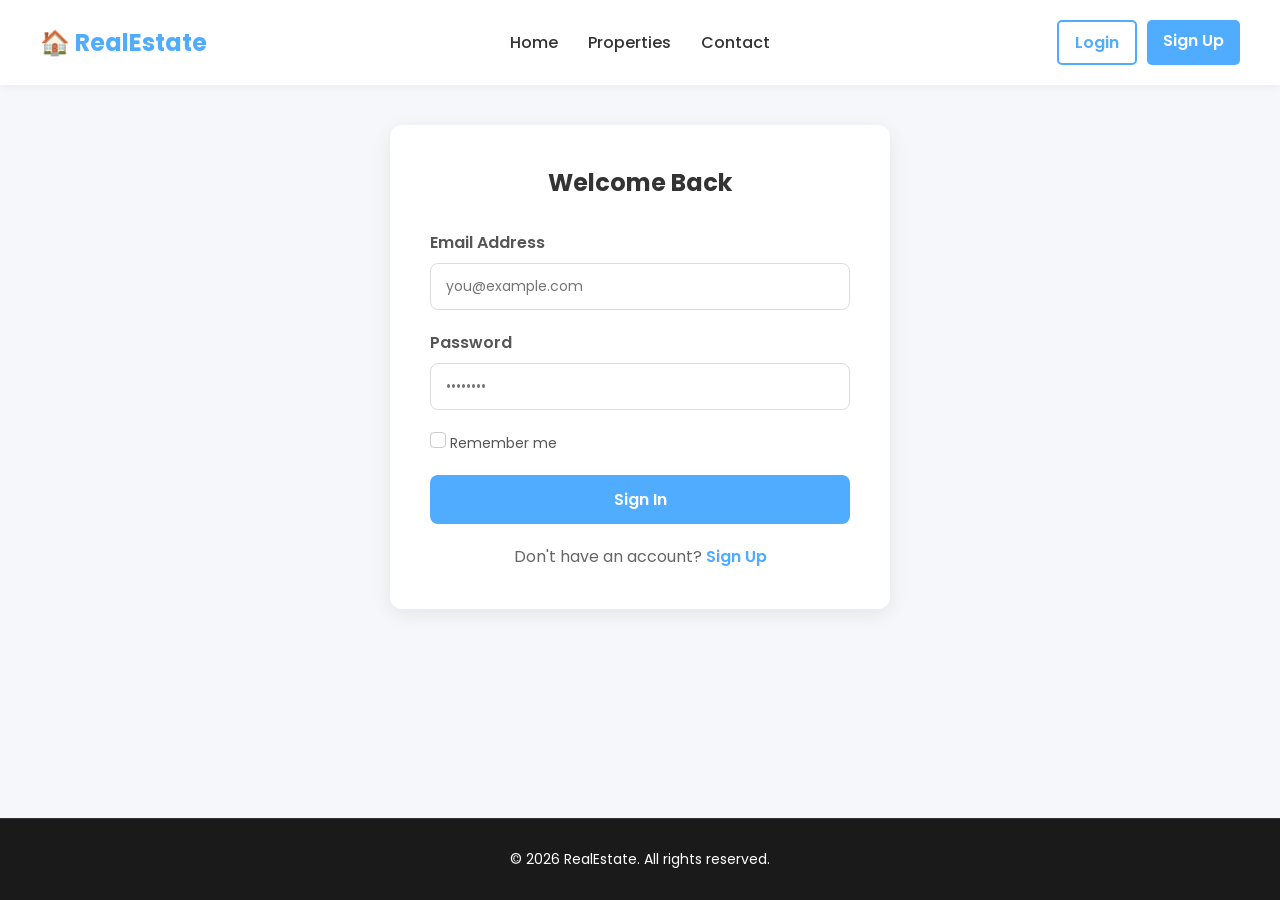
<file: RealEstate.Web/pages/add-property.html>
<!DOCTYPE html>
<html lang="en">
<head>
    <meta charset="UTF-8" />
    <meta name="viewport" content="width=device-width, initial-scale=1.0" />
    <title>Add Property - Real Estate</title>

    <link href="https://fonts.googleapis.com/css2?family=Poppins:wght@300;400;600;700&display=swap" rel="stylesheet">
    <link rel="stylesheet" href="../assets/css/style.css">
</head>

<body>
    <!-- NAVBAR -->
    <header class="navbar">
        <a href="../index.html" class="logo">🏠 RealEstate</a>

        <nav>
            <a href="../index.html">Home</a>
            <a href="properties.html">Properties</a>
            <a href="contact.html">Contact</a>
        </nav>

        <div id="navAuth"></div>
    </header>

    <!-- MAIN CONTENT -->
    <main class="page-content">
        <section class="featured">

            <div class="admin-page-top">
                <div>
                    <h2>Add New Property</h2>
                    <p style="margin-bottom: 0; color: #666;">
                        Fill in the details below to create a new property listing.
                    </p>
                </div>

                <a href="admin.html" class="admin-secondary-btn">
                    ← Back to Dashboard
                </a>
            </div>

            <div class="form-container" style="max-width: 600px;">
                <div id="alertMessage" class="alert"></div>

                <div class="form-group">
                    <label for="title">Property Title *</label>
                    <input id="title" type="text" placeholder="Beautiful Modern Villa">
                    <div class="error"></div>
                </div>

                <div class="form-group">
                    <label for="type">Property Type *</label>
                    <select id="type">
                        <option value="">Select Type</option>
                        <option value="villa">Villa</option>
                        <option value="apartment">Apartment</option>
                        <option value="house">House</option>
                    </select>
                    <div class="error"></div>
                </div>

                <div class="form-group">
                    <label for="location">Location *</label>
                    <input id="location" type="text" placeholder="City, District, Address">
                    <div class="error"></div>
                </div>

                <div class="form-group">
                    <label for="price">Price ($) *</label>
                    <input id="price" type="number" placeholder="500000" min="0" step="1000">
                    <div class="error"></div>
                </div>

                <div class="form-group">
                    <label for="bedrooms">Bedrooms *</label>
                    <select id="bedrooms">
                        <option value="">Select</option>
                        <option value="1">1</option>
                        <option value="2">2</option>
                        <option value="3">3</option>
                        <option value="4">4</option>
                        <option value="5">5+</option>
                    </select>
                    <div class="error"></div>
                </div>

                <div class="form-group">
                    <label for="bathrooms">Bathrooms *</label>
                    <select id="bathrooms">
                        <option value="">Select</option>
                        <option value="1">1</option>
                        <option value="2">2</option>
                        <option value="3">3</option>
                        <option value="4">4+</option>
                    </select>
                    <div class="error"></div>
                </div>

                <div class="form-group">
                    <label for="area">Area (sqft) *</label>
                    <input id="area" type="number" placeholder="5000" min="0" step="100">
                    <div class="error"></div>
                </div>

                <div class="form-group">
                    <label for="imageUrl">Image URL *</label>
                    <input id="imageUrl" type="url" placeholder="https://example.com/image.jpg">
                    <div class="error"></div>
                </div>


                <div class="form-group">
                    <label for="additionalImages">Additional Images</label>
                    <textarea id="additionalImages"
                              placeholder="Paste extra image URLs here, one per line"></textarea>
                    <small style="color:#666;">
                        Optional: add multiple image URLs, one per line.
                    </small>
                    <div class="error"></div>
                </div>



                <div class="form-group">
                    <label for="description">Description *</label>
                    <textarea id="description" placeholder="Describe the property, amenities, features..."></textarea>
                    <div class="error"></div>
                </div>

                <div class="form-group">
                    <button type="button" onclick="handleAddProperty()">List Property</button>
                </div>

                <div class="form-link">
                    <a href="manage-properties.html">← Back to Manage Properties</a>
                </div>
            </div>

        </section>
    </main>

    <!-- FOOTER -->
    <footer class="footer">
        <p>© 2026 RealEstate. All rights reserved.</p>
    </footer>

    <!-- SCRIPTS -->
    <script src="../assets/js/api.js"></script>
    <script src="../assets/js/navbar.js"></script>
    <script src="../assets/js/add-property.js"></script>
</body>
</html>
</file>
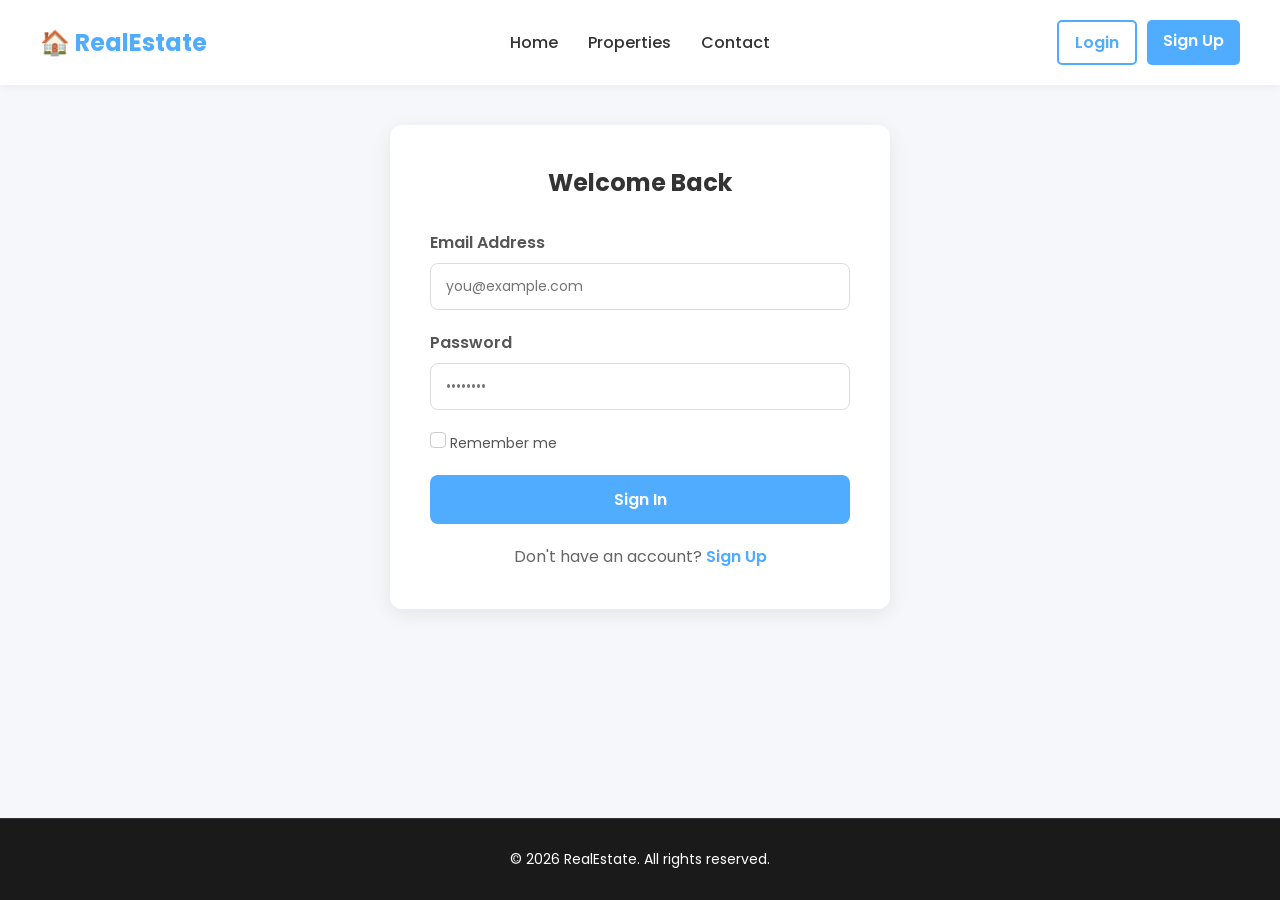
<file: RealEstate.Web/pages/admin-inquiries.html>
<!DOCTYPE html>
<html lang="en">
<head>
    <meta charset="UTF-8" />
    <meta name="viewport" content="width=device-width, initial-scale=1.0" />
    <title>Admin Inquiries - Real Estate</title>

    <link href="https://fonts.googleapis.com/css2?family=Poppins:wght@300;400;600;700&display=swap" rel="stylesheet">
    <link rel="stylesheet" href="../assets/css/style.css">
</head>

<body>
    <!-- NAVBAR -->
    <header class="navbar">
        <a href="../index.html" class="logo">🏠 RealEstate</a>

        <nav>
            <a href="../index.html">Home</a>
            <a href="properties.html">Properties</a>
            <a href="contact.html">Contact</a>
        </nav>

        <div id="navAuth"></div>
    </header>

    <!-- MAIN CONTENT -->
    <main class="page-content">
        <section class="admin-dashboard">

            <div class="admin-header">
                <div>
                    <h1>Customer Inquiries</h1>
                    <p>View messages submitted by users from property/contact forms.</p>
                </div>

                <a href="admin.html" class="admin-primary-btn">
                    ← Back to Dashboard
                </a>
            </div>

            <div id="inquiriesAlert" class="alert"></div>

            <div class="manage-table-wrapper">
                <table class="manage-table">
                    <thead>
                        <tr>
                            <th>ID</th>
                            <th>Customer</th>
                            <th>Email</th>
                            <th>Property ID</th>
                            <th>Status</th>
                            <th>Message</th>
                            <th>Date</th>
                            <th>Actions</th>
                        </tr>
                    </thead>

                    <tbody id="inquiriesTableBody">
                        <tr>
                            <td colspan="8" style="text-align:center; padding: 30px;">
                                Loading inquiries...
                            </td>
                        </tr>
                    </tbody>
                </table>
            </div>

        </section>
    </main>

    <!-- FOOTER -->
    <footer class="footer">
        <p>© 2026 RealEstate. All rights reserved.</p>
    </footer>



    <!-- INQUIRY DETAILS POPUP -->
    <div class="popup-overlay" id="inquiryDetailsPopup">
        <div class="popup-box inquiry-popup-box">
            <div class="popup-icon">📩</div>

            <h3>Inquiry Details</h3>

            <div id="inquiryDetailsContent" class="inquiry-details-content"></div>

            <button type="button" class="popup-close" onclick="closeInquiryPopup()">
                Close
            </button>
        </div>
    </div>




    <!-- SCRIPTS -->
    <script src="../assets/js/api.js"></script>
    <script src="../assets/js/navbar.js"></script>
    <script src="../assets/js/admin-inquiries.js"></script>
</body>
</html>
</file>
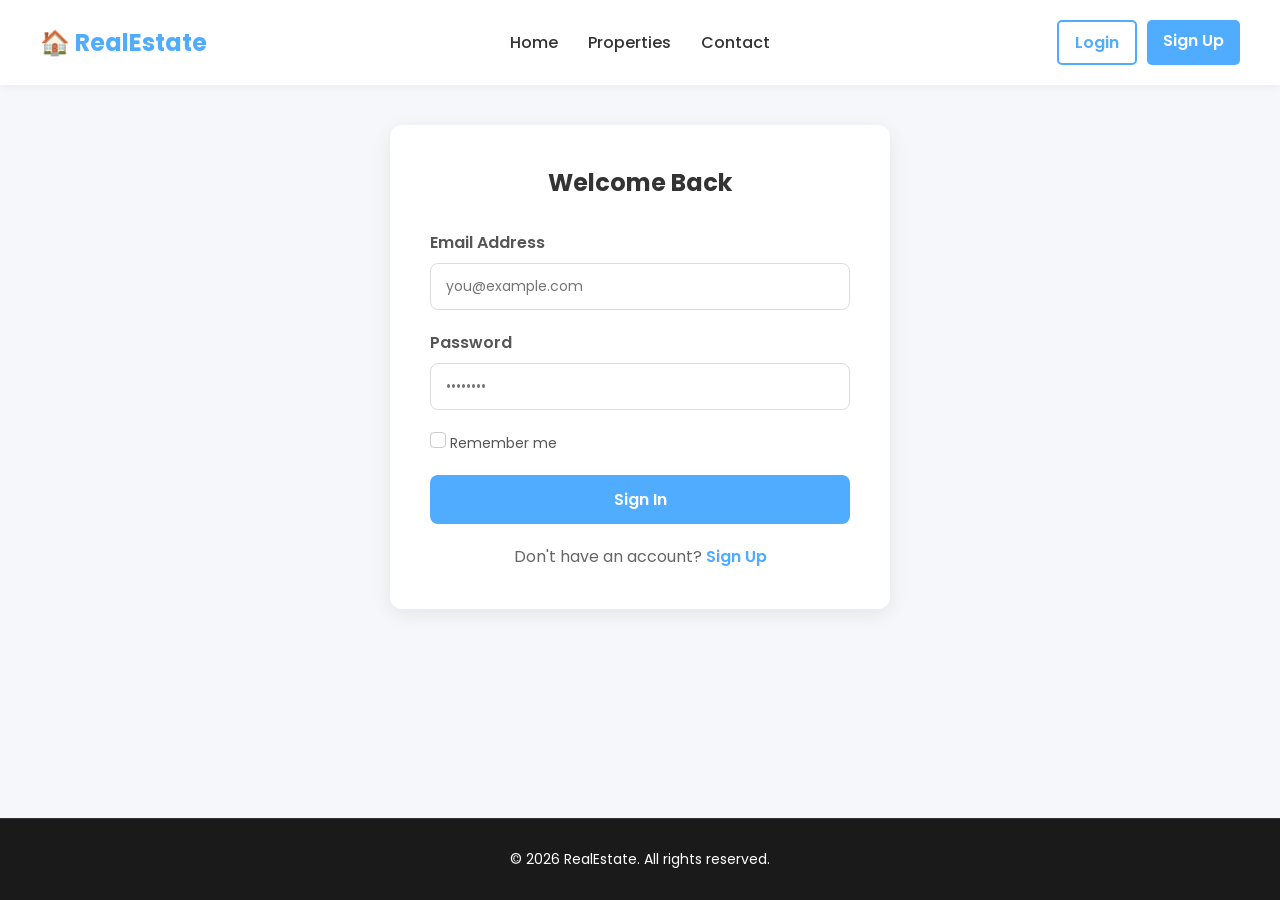
<file: RealEstate.Web/pages/admin.html>
<!DOCTYPE html>
<html lang="en">
<head>
    <meta charset="UTF-8" />
    <meta name="viewport" content="width=device-width, initial-scale=1.0" />
    <title>Admin Dashboard - Real Estate</title>

    <link href="https://fonts.googleapis.com/css2?family=Poppins:wght@300;400;600;700&display=swap" rel="stylesheet">
    <link rel="stylesheet" href="../assets/css/style.css">
</head>

<body>
    <!-- NAVBAR -->
    <header class="navbar">
        <a href="../index.html" class="logo">🏠 RealEstate</a>

        <nav>
            <a href="../index.html">Home</a>
            <a href="properties.html">Properties</a>
            <a href="contact.html">Contact</a>
        </nav>

        <div id="navAuth"></div>
    </header>

    <!-- MAIN CONTENT -->
    <main class="page-content">

        <section class="admin-dashboard">

            <div class="admin-header">
                <div>
                    <h1>Admin Dashboard</h1>
                    <p>Manage properties, inquiries, users, and website content.</p>
                </div>

                <div class="admin-header-actions">
                    <a href="manage-users.html" class="admin-secondary-btn">
                        Manage Users
                    </a>

                    <a href="add-property.html" class="admin-primary-btn">
                        + Add Property
                    </a>
                </div>
            </div>

            <!-- STATS CARDS -->
            <div class="admin-stats-grid">

                <div class="admin-stat-card">
                    <span class="stat-icon">🏠</span>
                    <h3 id="totalProperties">0</h3>
                    <p>Total Properties</p>
                </div>

                <div class="admin-stat-card">
                    <span class="stat-icon">📩</span>
                    <h3 id="totalInquiries">0</h3>
                    <p>Total Inquiries</p>
                </div>

                <div class="admin-stat-card">
                    <span class="stat-icon">👥</span>
                    <h3 id="totalUsers">0</h3>
                    <p>Registered Users</p>
                </div>

                <div class="admin-stat-card">
                    <span class="stat-icon">🚫</span>
                    <h3 id="suspendedUsers">0</h3>
                    <p>Suspended Users</p>
                </div>

                <div class="admin-stat-card">
                    <span class="stat-icon">🏰</span>
                    <h3 id="totalVillas">0</h3>
                    <p>Total Villas</p>
                </div>

                <div class="admin-stat-card">
                    <span class="stat-icon">🏢</span>
                    <h3 id="totalApartments">0</h3>
                    <p>Total Apartments</p>
                </div>

                <div class="admin-stat-card">
                    <span class="stat-icon">🏡</span>
                    <h3 id="totalHouses">0</h3>
                    <p>Total Houses</p>
                </div>

            </div>

            <!-- ADMIN ACTIONS -->
            <div class="admin-actions-grid">

                <a href="add-property.html" class="admin-action-card">
                    <h3>➕ Add New Property</h3>
                    <p>Create a new property listing and publish it to the website.</p>
                </a>

                <a href="manage-properties.html" class="admin-action-card">
                    <h3>🏘 Manage Properties</h3>
                    <p>View, edit, and delete property listings from the database.</p>
                </a>

                <a href="admin-inquiries.html" class="admin-action-card">
                    <h3>📩 View Inquiries</h3>
                    <p>Read customer messages, mark them as resolved or replied, and delete old inquiries.</p>
                </a>

                <a href="manage-users.html" class="admin-action-card">
                    <h3>👥 Manage Users</h3>
                    <p>View registered users and suspend or activate user accounts.</p>
                </a>

            </div>

        </section>

    </main>

    <!-- FOOTER -->
    <footer class="footer">
        <p>© 2026 RealEstate. All rights reserved.</p>
    </footer>

    <!-- SCRIPTS -->
    <script src="../assets/js/api.js"></script>
    <script src="../assets/js/navbar.js"></script>
    <script src="../assets/js/admin.js"></script>
</body>
</html>
</file>
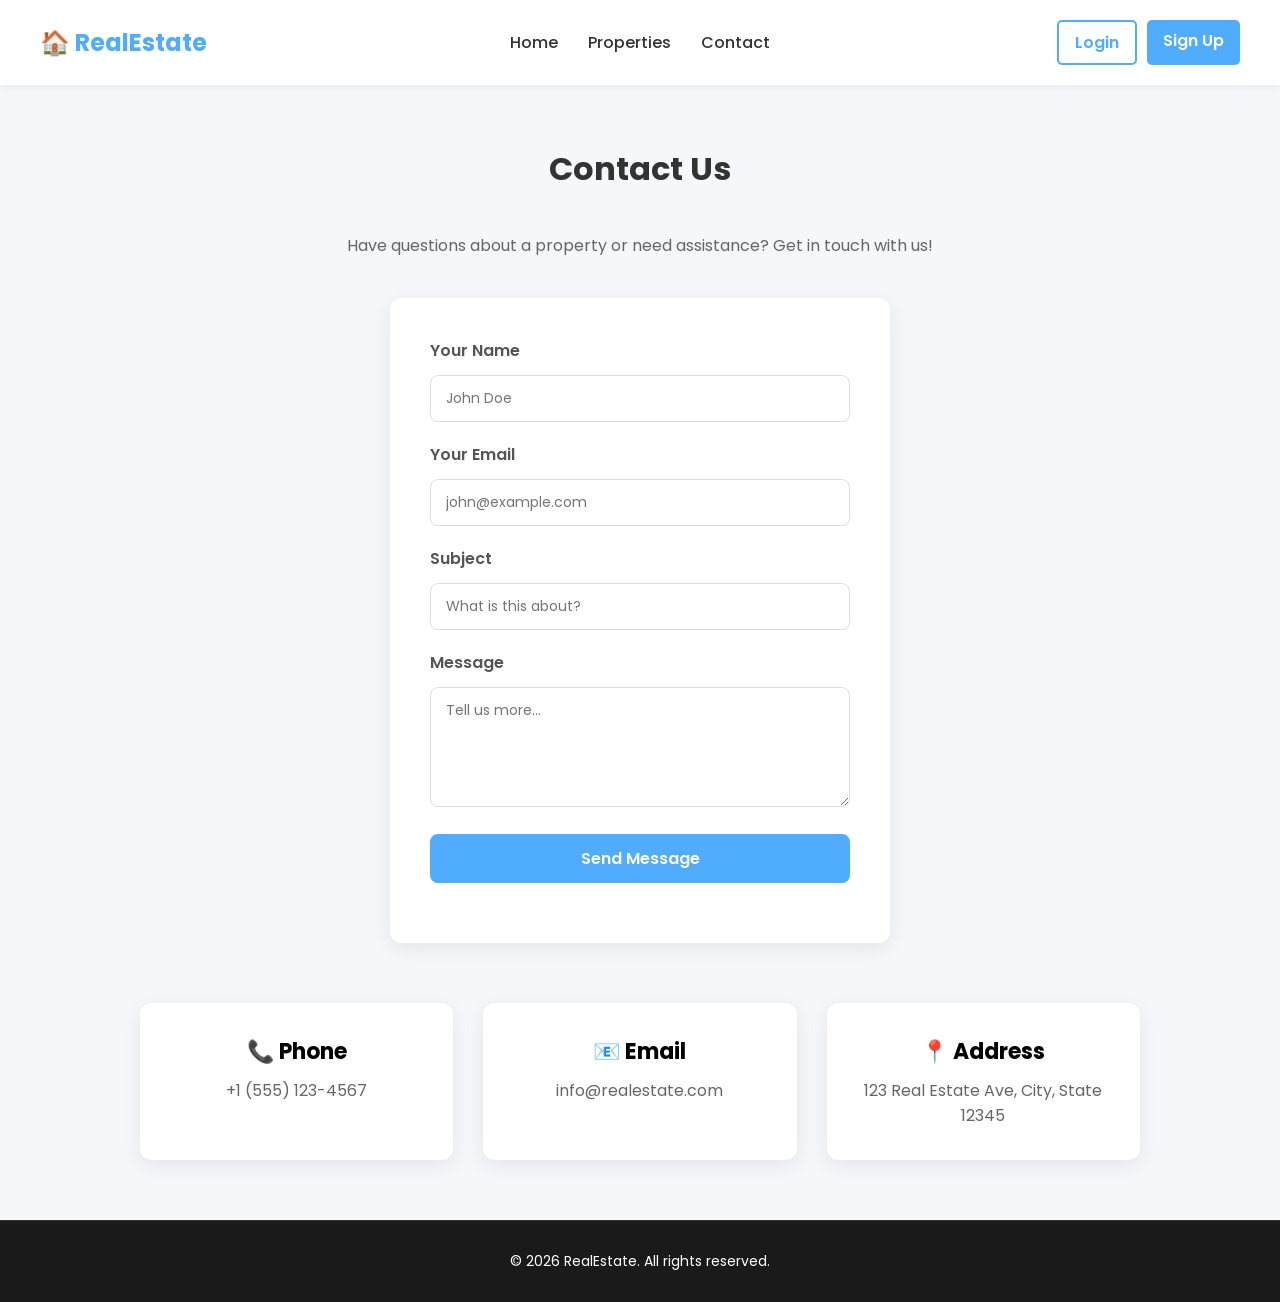
<file: RealEstate.Web/pages/contact.html>
<!DOCTYPE html>
<html lang="en">
<head>
    <meta charset="UTF-8" />
    <meta name="viewport" content="width=device-width, initial-scale=1.0" />
    <title>Contact Us - Real Estate</title>
    <link href="https://fonts.googleapis.com/css2?family=Poppins:wght@300;400;600;700&display=swap" rel="stylesheet">
    <link rel="stylesheet" href="../assets/css/style.css">
</head>

<body>
    <!-- NAVBAR -->
    <header class="navbar">
        <a href="../index.html" class="logo">🏠 RealEstate</a>
        <nav>
            <a href="../index.html">Home</a>
            <a href="properties.html">Properties</a>
            <a href="contact.html">Contact</a>
        </nav>
        <div id="navAuth"></div>
    </header>

    <!-- MAIN CONTENT -->
    <main class="page-content">
        <section class="featured">
            <h2>Contact Us</h2>
            <p style="margin-bottom: 40px; color: #666; font-size: 16px;">
                Have questions about a property or need assistance? Get in touch with us!
            </p>

            <div class="form-container">
                <div id="alertMessage" class="alert"></div>

                <div class="form-group">
                    <div class="form-group-header">
                        <label for="contactName">Your Name</label>
                        <div class="error"></div>
                    </div>
                    <input id="contactName" type="text" placeholder="John Doe">
                </div>

                <div class="form-group">
                    <div class="form-group-header">
                        <label for="contactEmail">Your Email</label>
                        <div class="error"></div>
                    </div>
                    <input id="contactEmail" type="email" placeholder="john@example.com">
                </div>

                <div class="form-group">
                    <div class="form-group-header">
                        <label for="contactSubject">Subject</label>
                        <div class="error"></div>
                    </div>
                    <input id="contactSubject" type="text" placeholder="What is this about?">
                </div>

                <div class="form-group">
                    <div class="form-group-header">
                        <label for="contactMessage">Message</label>
                        <div class="error"></div>
                    </div>
                    <textarea id="contactMessage" placeholder="Tell us more..."></textarea>
                </div>

                <div class="form-group">
                    <button type="button" onclick="sendContact()">Send Message</button>
                </div>
            </div>

            <!-- INFO SECTION -->
            <div style="margin-top: 60px; display: grid; grid-template-columns: repeat(auto-fit, minmax(250px, 1fr)); gap: 30px; max-width: 1000px; margin-left: auto; margin-right: auto;">
                <div class="feature-card">
                    <h3>📞 Phone</h3>
                    <p>+1 (555) 123-4567</p>
                </div>

                <div class="feature-card">
                    <h3>📧 Email</h3>
                    <p>info@realestate.com</p>
                </div>

                <div class="feature-card">
                    <h3>📍 Address</h3>
                    <p>123 Real Estate Ave, City, State 12345</p>
                </div>
            </div>
        </section>
    </main>

    <!-- FOOTER -->
    <footer class="footer">
        <p>© 2026 RealEstate. All rights reserved.</p>
    </footer>

    <!-- SUCCESS POPUP -->
    <div class="popup-overlay" id="successPopup">
        <div class="popup-box">
            <div class="popup-icon">✉️</div>
            <h3>Message Sent!</h3>
            <p>Thank you for reaching out. Our team will review your message and get back to you within 24 hours.</p>
            <button type="button" class="popup-close" onclick="closePopup()">Got it</button>
        </div>
    </div>

    <!-- SCRIPTS -->
    <script src="../assets/js/api.js"></script>
    <script src="../assets/js/navbar.js"></script>
    <script src="../assets/js/contact.js"></script>
</body>
</html>
</file>
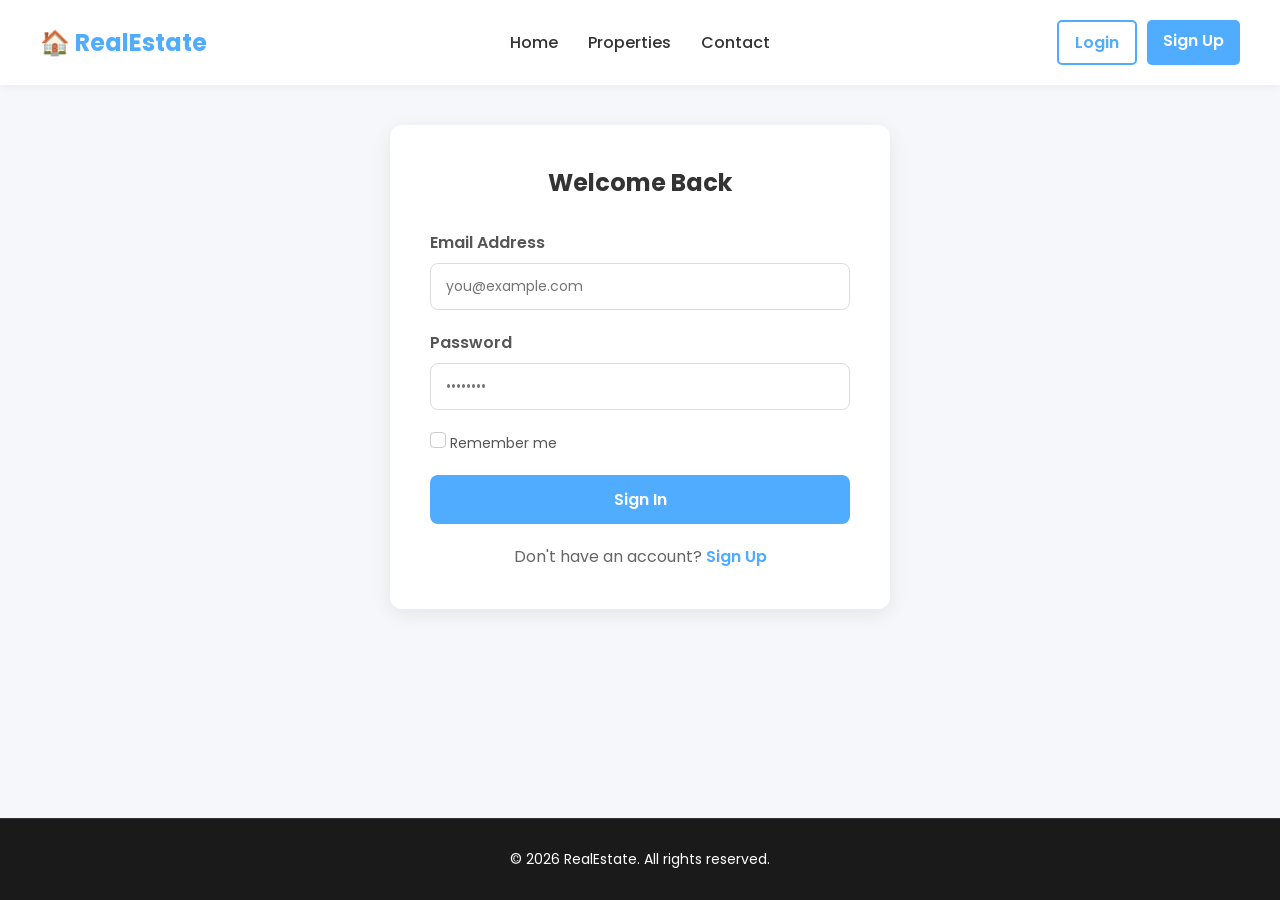
<file: RealEstate.Web/pages/edit-property.html>
<!DOCTYPE html>
<html lang="en">
<head>
    <meta charset="UTF-8" />
    <meta name="viewport" content="width=device-width, initial-scale=1.0" />
    <title>Edit Property - Real Estate</title>

    <link href="https://fonts.googleapis.com/css2?family=Poppins:wght@300;400;600;700&display=swap" rel="stylesheet">
    <link rel="stylesheet" href="../assets/css/style.css">
</head>

<body>
    <!-- NAVBAR -->
    <header class="navbar">
        <a href="../index.html" class="logo">🏠 RealEstate</a>

        <nav>
            <a href="../index.html">Home</a>
            <a href="properties.html">Properties</a>
            <a href="contact.html">Contact</a>
        </nav>

        <div id="navAuth"></div>
    </header>

    <!-- MAIN CONTENT -->
    <main class="page-content">
        <section class="featured">
            <h2>Edit Property</h2>
            <p style="margin-bottom: 30px; color: #666;">
                Update property details and save changes to the database.
            </p>

            <div class="form-container">
                <div id="alertMessage" class="alert"></div>

                <div class="form-group">
                    <label for="title">Property Title</label>
                    <input id="title" type="text" placeholder="Luxury Villa in Faisalabad">
                    <div class="error"></div>
                </div>

                <div class="form-group">
                    <label for="type">Property Type</label>
                    <select id="type">
                        <option value="">Select Type</option>
                        <option value="villa">Villa</option>
                        <option value="apartment">Apartment</option>
                        <option value="house">House</option>
                    </select>
                    <div class="error"></div>
                </div>

                <div class="form-group">
                    <label for="location">Location</label>
                    <input id="location" type="text" placeholder="Lahore">
                    <div class="error"></div>
                </div>

                <div class="form-group">
                    <label for="price">Price</label>
                    <input id="price" type="number" placeholder="25000000" min="0">
                    <div class="error"></div>
                </div>

                <div class="form-group">
                    <label for="bedrooms">Bedrooms</label>
                    <input id="bedrooms" type="number" placeholder="5" min="0">
                    <div class="error"></div>
                </div>

                <div class="form-group">
                    <label for="bathrooms">Bathrooms</label>
                    <input id="bathrooms" type="number" placeholder="4" min="0">
                    <div class="error"></div>
                </div>

                <div class="form-group">
                    <label for="area">Area</label>
                    <input id="area" type="number" placeholder="10" min="0" step="0.1">
                    <div class="error"></div>
                </div>

                <div class="form-group">
                    <label for="imageUrl">Image URL</label>
                    <input id="imageUrl" type="text" placeholder="https://images.unsplash.com/...">
                    <div class="error"></div>
                </div>


                <div class="form-group">
                    <label for="additionalImages">Additional Images</label>
                    <textarea id="additionalImages"
                              placeholder="Paste extra image URLs here, one per line"></textarea>
                    <small style="color:#666;">
                        Optional: add multiple image URLs, one per line.
                    </small>
                    <div class="error"></div>
                </div>

                <div class="form-group">
                    <label for="description">Description</label>
                    <textarea id="description" placeholder="Write property description..."></textarea>
                    <div class="error"></div>
                </div>

                <div class="form-group">
                    <button type="button" onclick="handleUpdateProperty()">Update Property</button>
                </div>

                <div class="form-link">
                    <a href="manage-properties.html">← Back to Manage Properties</a>
                </div>
            </div>
        </section>
    </main>

    <!-- FOOTER -->
    <footer class="footer">
        <p>© 2026 RealEstate. All rights reserved.</p>
    </footer>

    <!-- SCRIPTS -->
    <script src="../assets/js/api.js"></script>
    <script src="../assets/js/navbar.js"></script>
    <script src="../assets/js/edit-property.js"></script>
</body>
</html>
</file>
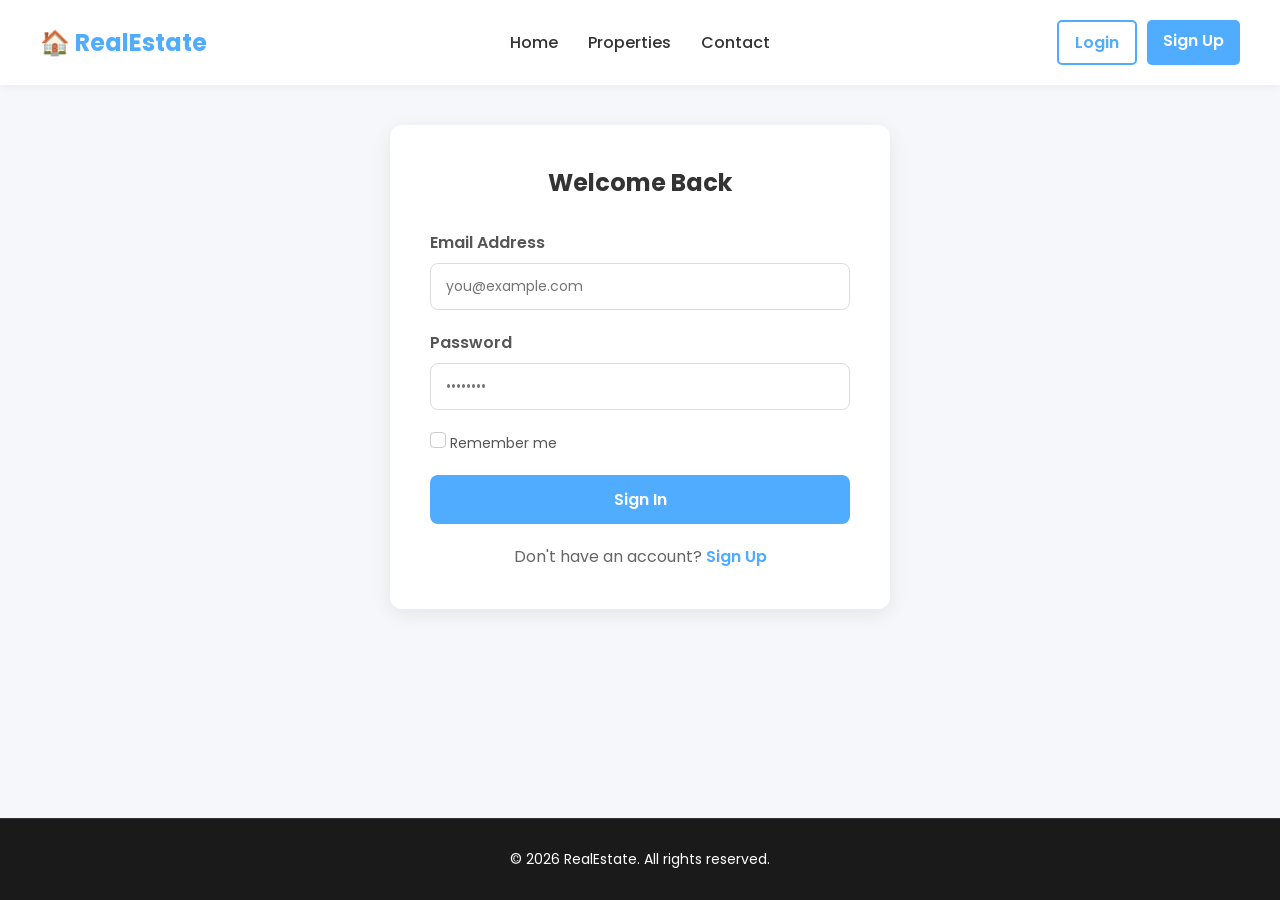
<file: RealEstate.Web/pages/login.html>
<!DOCTYPE html>
<html lang="en">
<head>
    <meta charset="UTF-8" />
    <meta name="viewport" content="width=device-width, initial-scale=1.0" />
    <title>Login - Real Estate</title>
    <link href="https://fonts.googleapis.com/css2?family=Poppins:wght@300;400;600;700&display=swap" rel="stylesheet">
    <link rel="stylesheet" href="../assets/css/style.css">
</head>

<body>
    <!-- NAVBAR -->
    <header class="navbar">
        <a href="../index.html" class="logo">🏠 RealEstate</a>
        <nav>
            <a href="../index.html">Home</a>
            <a href="properties.html">Properties</a>
            <a href="contact.html">Contact</a>
        </nav>
        <div id="navAuth"></div>
    </header>

    <!-- MAIN CONTENT -->
    <main class="page-content">
        <div class="form-container">
            <h2>Welcome Back</h2>
            <div id="alertMessage" class="alert"></div>

            <div class="form-group">
                <label for="email">Email Address</label>
                <input id="email" type="email" placeholder="you@example.com">
                <div class="error"></div>
            </div>

            <div class="form-group">
                <label for="password">Password</label>
                <input id="password" type="password" placeholder="••••••••">
                <div class="error"></div>
            </div>

            <div class="form-group checkbox-group">
                <input type="checkbox" id="remember">
                <span class="checkbox-label">Remember me</span>
            </div>

            <div class="form-group">
                <button onclick="handleLogin()">Sign In</button>
            </div>

            <div class="form-link">
                Don't have an account? <a href="signup.html">Sign Up</a>
            </div>
        </div>
    </main>

    <!-- FOOTER -->
    <footer class="footer">
        <p>© 2026 RealEstate. All rights reserved.</p>
    </footer>

    <!-- SCRIPTS -->
    <script src="../assets/js/api.js"></script>
    <script src="../assets/js/navbar.js"></script>
    <script src="../assets/js/navbar.js"></script>
    <script src="../assets/js/login.js"></script>
</body>
</html>
</file>
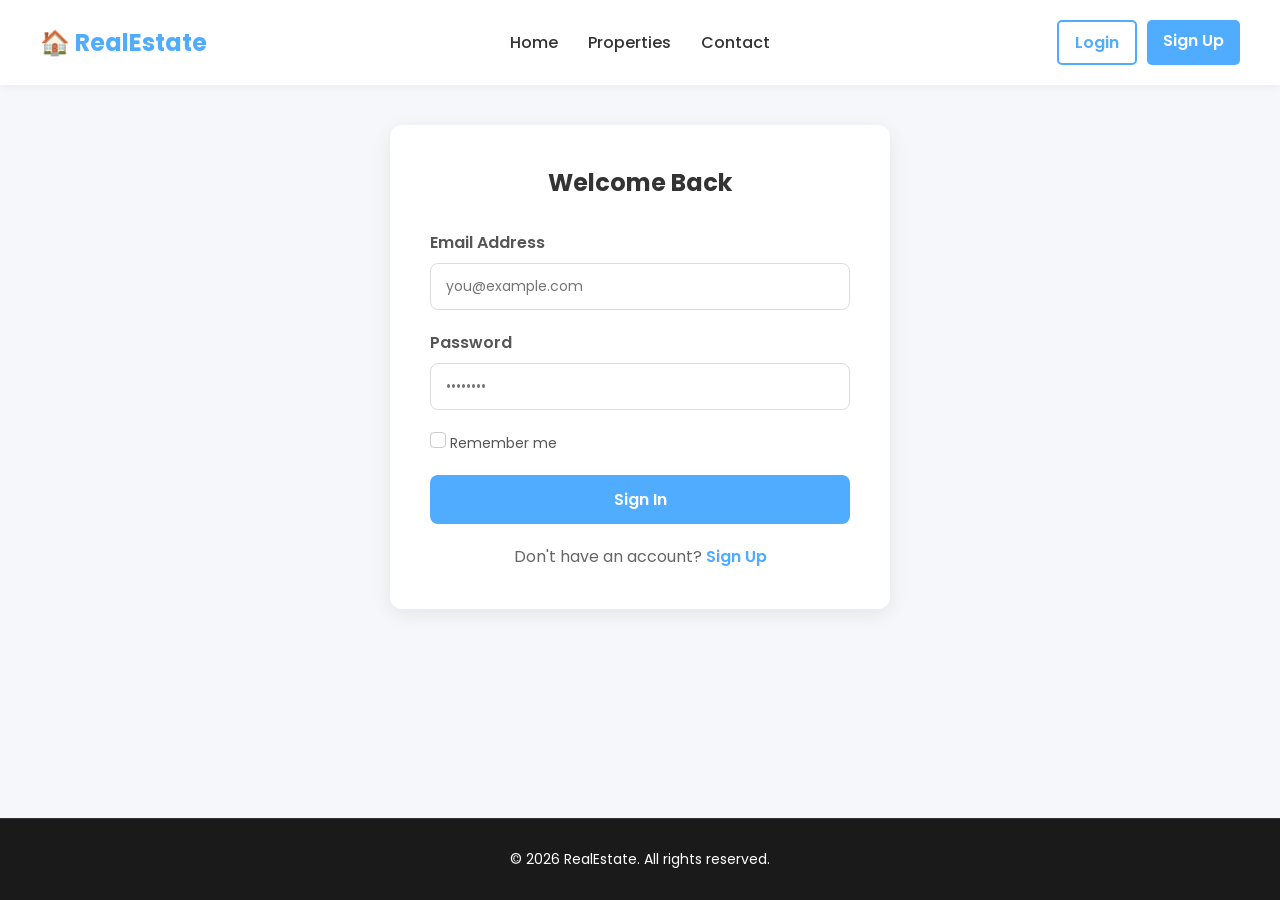
<file: RealEstate.Web/pages/manage-properties.html>
<!DOCTYPE html>
<html lang="en">
<head>
    <meta charset="UTF-8" />
    <meta name="viewport" content="width=device-width, initial-scale=1.0" />
    <title>Manage Properties - Real Estate</title>

    <link href="https://fonts.googleapis.com/css2?family=Poppins:wght@300;400;600;700&display=swap" rel="stylesheet">
    <link rel="stylesheet" href="../assets/css/style.css">
</head>

<body>
    <!-- NAVBAR -->
    <header class="navbar">
        <a href="../index.html" class="logo">🏠 RealEstate</a>

        <nav>
            <a href="../index.html">Home</a>
            <a href="properties.html">Properties</a>
            <a href="contact.html">Contact</a>
        </nav>

        <div id="navAuth"></div>
    </header>

    <!-- MAIN CONTENT -->
    <main class="page-content">

        <section class="admin-dashboard">

            <div class="admin-header">
                <div>
                    <h1>Manage Properties</h1>
                    <p>View, manage, and delete property listings.</p>
                </div>

                <div class="admin-header-actions">
                    <a href="admin.html" class="admin-secondary-btn">
                        ← Back to Dashboard
                    </a>

                    <a href="add-property.html" class="admin-primary-btn">
                        + Add Property
                    </a>
                </div>
            </div>

            <div id="manageAlert" class="alert"></div>

            <div class="manage-table-wrapper">
                <table class="manage-table">
                    <thead>
                        <tr>
                            <th>Image</th>
                            <th>Property</th>
                            <th>Type</th>
                            <th>Location</th>
                            <th>Price</th>
                            <th>Rooms</th>
                            <th>Actions</th>
                        </tr>
                    </thead>

                    <tbody id="propertiesTableBody">
                        <tr>
                            <td colspan="7" style="text-align:center; padding: 30px;">
                                Loading properties...
                            </td>
                        </tr>
                    </tbody>
                </table>
            </div>

        </section>

    </main>

    <!-- FOOTER -->
    <footer class="footer">
        <p>© 2026 RealEstate. All rights reserved.</p>
    </footer>

    <!-- SCRIPTS -->
    <script src="../assets/js/api.js"></script>
    <script src="../assets/js/navbar.js"></script>
    <script src="../assets/js/manage-properties.js"></script>
</body>
</html>
</file>
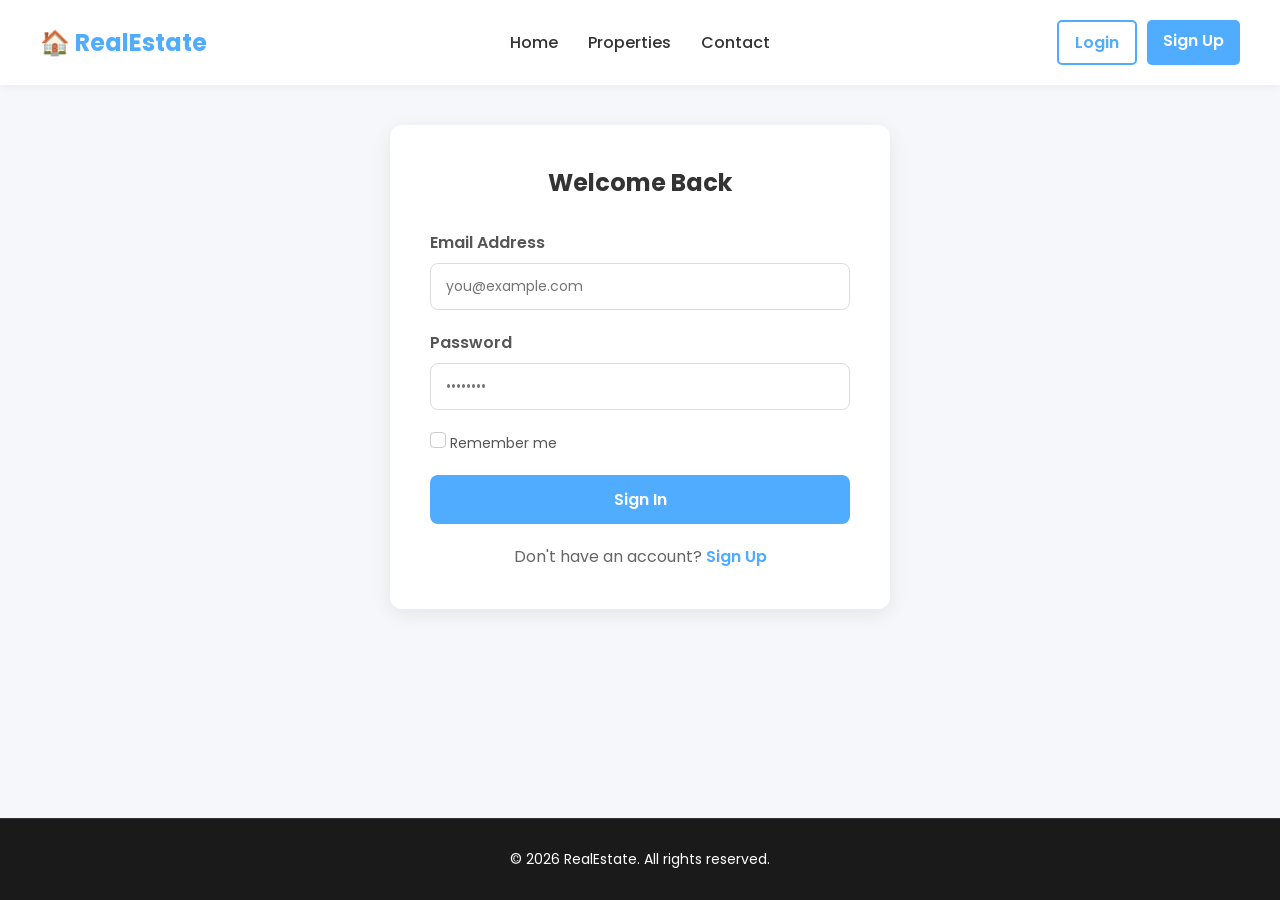
<file: RealEstate.Web/pages/manage-users.html>
<!DOCTYPE html>
<html lang="en">
<head>
    <meta charset="UTF-8" />
    <meta name="viewport" content="width=device-width, initial-scale=1.0" />
    <title>Manage Users - Real Estate</title>

    <link href="https://fonts.googleapis.com/css2?family=Poppins:wght@300;400;600;700&display=swap" rel="stylesheet">
    <link rel="stylesheet" href="../assets/css/style.css">
</head>

<body>
    <!-- NAVBAR -->
    <header class="navbar">
        <a href="../index.html" class="logo">🏠 RealEstate</a>

        <nav>
            <a href="../index.html">Home</a>
            <a href="properties.html">Properties</a>
            <a href="contact.html">Contact</a>
        </nav>

        <div id="navAuth"></div>
    </header>

    <!-- MAIN CONTENT -->
    <main class="page-content">
        <section class="admin-dashboard">

            <div class="admin-header">
                <div>
                    <h1>Manage Users</h1>
                    <p>View registered users and manage account access.</p>
                </div>

                <a href="admin.html" class="admin-secondary-btn">
                    ← Back to Dashboard
                </a>
            </div>

            <div id="usersAlert" class="alert"></div>

            <div class="manage-table-wrapper">
                <table class="manage-table">
                    <thead>
                        <tr>
                            <th>ID</th>
                            <th>User</th>
                            <th>Email</th>
                            <th>Phone</th>
                            <th>Role</th>
                            <th>Status</th>
                            <th>Actions</th>
                        </tr>
                    </thead>

                    <tbody id="usersTableBody">
                        <tr>
                            <td colspan="7" style="text-align:center; padding: 30px;">
                                Loading users...
                            </td>
                        </tr>
                    </tbody>
                </table>
            </div>

        </section>
    </main>

    <!-- FOOTER -->
    <footer class="footer">
        <p>© 2026 RealEstate. All rights reserved.</p>
    </footer>

    <!-- SCRIPTS -->
    <script src="../assets/js/api.js"></script>
    <script src="../assets/js/navbar.js"></script>
    <script src="../assets/js/manage-users.js"></script>
</body>
</html>
</file>
<file: RealEstate.Web/assets/css/style.css>
html, body {
    height: 100%;
}

body {
    display: flex;
    flex-direction: column;
    min-height: 100vh;
    background: #f5f7fb;
}

.page-content {
    flex: 1;
}

* {
    margin: 0;
    padding: 0;
    box-sizing: border-box;
    font-family: 'Poppins', sans-serif;
}

/* GENERAL STYLES */
input, textarea, select {
    font-family: 'Poppins', sans-serif;
}

button {
    cursor: pointer;
    transition: all 0.3s ease;
}

button:hover {
    opacity: 0.9;
}


/* NAVBAR */
.navbar {
    display: grid;
    grid-template-columns: 1fr auto 1fr;
    align-items: center;
    padding: 20px 40px;
    background: white;
    box-shadow: 0 2px 10px rgba(0,0,0,0.05);
    position: sticky;
    top: 0;
    z-index: 100;
}

    .navbar .logo {
        font-size: 24px;
        font-weight: 700;
        color: #4facfe;
        text-decoration: none;
        justify-self: start;
    }

    .navbar nav {
        display: flex;
        gap: 30px;
        align-items: center;
        justify-content: center;
    }

        .navbar nav a {
            text-decoration: none;
            color: #333;
            font-weight: 500;
            transition: color 0.3s;
            white-space: nowrap;
        }

            .navbar nav a:hover {
                color: #4facfe;
            }




#navAuth {
    display: flex;
    align-items: center;
    gap: 12px;
}

.user-pill {
    background: #f1f5f9;
    padding: 8px 12px;
    border-radius: 999px;
    color: #333;
    font-size: 14px;
    font-weight: 500;
}

.logout-btn {
    padding: 8px 14px;
    border-radius: 8px;
    border: none;
    background: #ff4d4d;
    color: white;
    cursor: pointer;
    font-weight: 500;
}

.auth-link {
    text-decoration: none;
    color: #333;
    font-weight: 500;
}

.auth-button {
    padding: 8px 14px;
    border-radius: 8px;
    background: #4facfe;
    color: white;
    text-decoration: none;
    font-weight: 500;
}



    .navbar #navAuth {
        justify-self: end;
    }

    .navbar .auth-buttons {
        display: flex;
        gap: 10px;
        white-space: nowrap;
    }

        .navbar .auth-buttons a {
            padding: 8px 16px;
            border-radius: 5px;
            text-decoration: none;
            font-weight: 600;
            transition: all 0.3s;
            white-space: nowrap;
        }

    .navbar .login-btn {
        color: #4facfe;
        border: 2px solid #4facfe;
    }

    .navbar .signup-btn {
        background: #4facfe;
        color: white;
    }

    .navbar .user-menu {
        position: relative;
    }

        .navbar .user-menu button {
            background: #f0f0f0;
            border: none;
            padding: 8px 16px;
            border-radius: 5px;
            cursor: pointer;
            font-weight: 600;
            white-space: nowrap;
        }

    .navbar .dropdown {
        position: absolute;
        top: 100%;
        right: 0;
        background: white;
        border: 1px solid #ddd;
        border-radius: 5px;
        margin-top: 10px;
        display: none;
        z-index: 101;
        min-width: 150px;
    }

        .navbar .dropdown.active {
            display: block;
        }

        .navbar .dropdown a,
        .navbar .dropdown button {
            display: block;
            width: 100%;
            padding: 12px 16px;
            text-align: left;
            background: none;
            border: none;
            color: #333;
            text-decoration: none;
        }

            .navbar .dropdown button:hover,
            .navbar .dropdown a:hover {
                background: #f0f0f0;
            }
/* HERO */
.hero {
    height: 90vh;
    background: linear-gradient(rgba(0, 0, 0, 0.5), rgba(0, 0, 0, 0.5)), 
                url('https://images.unsplash.com/photo-1568605114967-8130f3a36994?w=1200&h=800&fit=crop') center/cover no-repeat;
    position: relative;
    display: flex;
    align-items: center;
    justify-content: center;
}

.overlay {
    height: 100%;
    display: flex;
    flex-direction: column;
    justify-content: center;
    align-items: center;
    color: white;
    text-align: center;
    width: 100%;
}

.overlay h1 {
    font-size: 56px;
    margin-bottom: 15px;
    font-weight: 700;
}

.overlay p {
    font-size: 20px;
    margin-bottom: 30px;
    font-weight: 300;
}

/* SEARCH BOX */
.search-box {
    display: flex;
    background: white;
    border-radius: 10px;
    overflow: hidden;
    width: 100%;
    max-width: 500px;
    box-shadow: 0 10px 30px rgba(0,0,0,0.2);
}


.search-error {
    margin-top: 12px;
    color: #ffdddd;
    font-size: 14px;
    font-weight: 500;
    min-height: 20px;
}

.search-box input {
    padding: 15px 20px;
    border: none;
    outline: none;
    flex: 1;
    font-size: 15px;
}

    .search-box input::placeholder {
        color: #888;
        font-weight: 400;
    }

.search-box button {
    padding: 15px 30px;
    border: none;
    background: #4facfe;
    color: white;
    cursor: pointer;
    font-weight: 600;
}

/* FEATURED */
.featured {
    padding: 60px 40px;
    text-align: center;
    max-width: 1200px;
    margin: 0 auto;
    width: 100%;
}

.featured h2 {
    font-size: 32px;
    margin-bottom: 40px;
    color: #333;
}

.featured-grid {
    display: grid;
    grid-template-columns: repeat(auto-fit, minmax(280px, 1fr));
    gap: 30px;
}

.feature-card {
    background: white;
    padding: 30px;
    border-radius: 12px;
    box-shadow: 0 5px 20px rgba(0,0,0,0.08);
    text-decoration: none;
    color: black;
    transition: all 0.3s ease;
    border: 2px solid transparent;
}

.feature-card:hover {
    transform: translateY(-8px);
    box-shadow: 0 15px 40px rgba(0,0,0,0.15);
    border-color: #4facfe;
}

.feature-card h3 {
    font-size: 22px;
    margin-bottom: 10px;
}

.feature-card p {
    color: #666;
    font-size: 16px;
}

/* PROPERTY CARD */
.card {
    background: white;
    border-radius: 12px;
    overflow: hidden;
    box-shadow: 0 4px 15px rgba(0,0,0,0.1);
    transition: all 0.3s ease;
    cursor: pointer;
}

.card:hover {
    transform: translateY(-5px);
    box-shadow: 0 8px 25px rgba(0,0,0,0.15);
}

.card img {
    width: 100%;
    height: 200px;
    object-fit: cover;
    border-radius: 12px 12px 0 0;
}

.card-content {
    padding: 20px;
}

.card h3 {
    font-size: 18px;
    margin-bottom: 10px;
    color: #333;
}

.card p {
    font-size: 14px;
    color: #666;
    margin-bottom: 8px;
    display: flex;
    align-items: center;
    gap: 8px;
}

.card .price {
    font-size: 18px;
    color: #4facfe;
    font-weight: 700;
    margin-top: 15px;
}

/* FORMS */
.form-container {
    max-width: 500px;
    margin: 40px auto;
    background: white;
    padding: 40px;
    border-radius: 12px;
    box-shadow: 0 5px 20px rgba(0,0,0,0.08);
}

.form-container h2 {
    text-align: center;
    margin-bottom: 30px;
    color: #333;
}

    .form-container .form-group label {
        text-align: left;
    }

.form-group {
    margin-bottom: 20px;
   
}


.form-group-header {
    display: flex;
    justify-content: flex-start; /* changed from space-between */
    align-items: center;
    gap: 12px; /* space between label and error */
    margin-bottom: 4px;
}

    .form-group-header label {
        margin-bottom: 0;
    }

    .form-group-header .error {
        margin-top: 0;
        margin-bottom: 8px ;
        display: none;
        padding-right: 54px; /* add this */
        text-align: left;
    }

        .form-group-header .error.show {
            display: block;
        }



/* Checkbox row — overrides the generic label and input rules */
.checkbox-group label {
    display: flex;
    align-items: center;
    gap: 8px;
    margin-bottom: 0;
    font-weight: 400;
    color: #555;
    cursor: pointer;
    user-select: none;
    line-height: 1;
}

.checkbox-label {
    font-size: 14px;
    color: #555;
    cursor: default;
}

    .checkbox-label a {
        color: #4facfe;
        text-decoration: none;
        font-weight: 600;
    }

        .checkbox-label a:hover {
            text-decoration: underline;
        }

.checkbox-group input[type="checkbox"] {
    appearance: none;
    -webkit-appearance: none;
    width: 16px !important;
    height: 16px !important;
    min-width: 16px;
    padding: 0 !important;
    flex-shrink: 0;
    border: 1.5px solid #ccc;
    border-radius: 4px;
    background: #fff;
    cursor: pointer;
    position: relative;
    margin: 0;
    transition: background 0.15s, border-color 0.15s;
    box-shadow: none !important;
}

    .checkbox-group input[type="checkbox"]::after {
        content: "";
        position: absolute;
        inset: 0;
        opacity: 0;
        transition: opacity 0.1s;
        background-image: url("data:image/svg+xml,%3Csvg viewBox='0 0 12 9' fill='none' xmlns='http://www.w3.org/2000/svg'%3E%3Cpath d='M1 4L4.5 7.5L11 1' stroke='white' stroke-width='2' stroke-linecap='round' stroke-linejoin='round'/%3E%3C/svg%3E");
        background-repeat: no-repeat;
        background-position: center;
        background-size: 65%;
    }

    .checkbox-group input[type="checkbox"]:checked {
        background: #4facfe;
        border-color: #4facfe;
    }

        .checkbox-group input[type="checkbox"]:checked::after {
            opacity: 1;
        }

.form-group label {
    display: block;
    margin-bottom: 8px;
    color: #555;
    font-weight: 600;
}

.form-group input,
.form-group textarea,
.form-group select {
    width: 100%;
    padding: 12px 15px;
    border: 1px solid #ddd;
    border-radius: 8px;
    font-size: 14px;
    transition: border-color 0.3s;
}

.form-group input:focus,
.form-group textarea:focus,
.form-group select:focus {
    outline: none;
    border-color: #4facfe;
    box-shadow: 0 0 0 3px rgba(79, 172, 254, 0.1);
}

.form-group textarea {
    resize: vertical;
    min-height: 120px;
}

.form-group button {
    width: 100%;
    padding: 12px;
    background: #4facfe;
    color: white;
    border: none;
    border-radius: 8px;
    font-weight: 600;
    font-size: 16px;
}

.form-group button:hover {
    background: #0e86de;
}

.form-group .error {
    color: #e74c3c;
    font-size: 13px;
    margin-top: 5px;
    display: none;
}

.form-group .error.show {
    display: block;
}

.form-link {
    text-align: center;
    margin-top: 20px;
    color: #666;
}

.form-link a {
    color: #4facfe;
    text-decoration: none;
    font-weight: 600;
}

/* FILTERS */
.filters {
    background: white;
    padding: 20px 40px;
    border-radius: 8px;
    margin-bottom: 30px;
    display: flex;
    gap: 20px;
    flex-wrap: wrap;
    align-items: center;
}

.filter-group {
    display: flex;
    gap: 10px;
    align-items: center;
}

.filter-group label {
    font-weight: 600;
    color: #555;
}

.filter-group input,
.filter-group select {
    padding: 8px 12px;
    border: 1px solid #ddd;
    border-radius: 5px;
    font-size: 14px;
}

.filter-group button {
    padding: 8px 20px;
    background: #4facfe;
    color: white;
    border: none;
    border-radius: 5px;
    font-weight: 600;
}

/* PROPERTY DETAILS */
.property-detail {
    background: white;
    border-radius: 12px;
    overflow: hidden;
    box-shadow: 0 5px 20px rgba(0,0,0,0.1);
    max-width: 1000px;
    margin: 40px auto;
}

.property-detail-image {
    width: 100%;
    height: 400px;
    object-fit: cover;
}

.property-detail-content {
    padding: 40px;
}

.property-detail-content h1 {
    font-size: 32px;
    margin-bottom: 20px;
    color: #333;
}

.property-detail-info {
    display: grid;
    grid-template-columns: repeat(2, 1fr);
    gap: 20px;
    margin: 30px 0;
    padding: 20px 0;
    border-top: 1px solid #eee;
    border-bottom: 1px solid #eee;
}

.info-item h3 {
    color: #666;
    font-size: 13px;
    text-transform: uppercase;
    margin-bottom: 8px;
}

.info-item p {
    font-size: 18px;
    font-weight: 700;
    color: #333;
}

.property-detail-price {
    font-size: 32px;
    color: #4facfe;
    font-weight: 700;
    margin: 20px 0;
}

.property-detail-description {
    color: #555;
    line-height: 1.8;
    margin: 30px 0;
}

.inquiry-form {
    background: #f5f7fb;
    padding: 30px;
    border-radius: 12px;
    margin-top: 40px;
}

/* FOOTER */
.footer {
    text-align: center;
    padding: 30px 20px;
    background: #1a1a1a;
    color: white;
    margin-top: auto;
    border-top: 1px solid #333;
}

.footer p {
    font-size: 14px;
}

/* ALERTS */
.alert {
    padding: 15px 20px;
    border-radius: 8px;
    margin-bottom: 20px;
    display: none;
}

.alert.show {
    display: block;
}

.alert.success {
    background: #d4edda;
    color: #155724;
    border: 1px solid #c3e6cb;
}

.alert.error {
    background: #f8d7da;
    color: #721c24;
    border: 1px solid #f5c6cb;
}



/* PAGE TRANSITIONS */
body {
    opacity: 0;
    transition: opacity 0.35s ease;
}

    body.page-ready {
        opacity: 1;
    }

    body.page-exit {
        opacity: 0;
        transition: opacity 0.25s ease;
    }






        
        /* RESPONSIVE */
    @media (max-width: 768px) {
    .navbar {
        padding: 15px 20px;
        grid-template-columns: 1fr; /* stack on mobile */
        justify-items: center;
        gap: 15px;
    }

        .navbar .logo {
            justify-self: center;
        }

        .navbar #navAuth {
            justify-self: center;
        }

        .navbar nav {
            flex-direction: column;
            gap: 10px;
            width: 100%;
        }

    .overlay h1 {
        font-size: 36px;
    }

    .overlay p {
        font-size: 16px;
    }

    .search-box {
        flex-direction: column;
        max-width: 100%;
    }

        .search-box input {
            width: 100%;
        }

    .featured {
        padding: 30px 20px;
    }

    .featured-grid {
        grid-template-columns: 1fr;
    }

    .property-detail-info {
        grid-template-columns: 1fr;
    }

    .filters {
        flex-direction: column;
    }

    .filter-group {
        width: 100%;
    }

        .filter-group input,
        .filter-group select,
        .filter-group select,
        .filter-group button {
            width: 100%;
        }

    .form-container {
        margin: 20px;
        padding: 20px;
    }
}



/* ===============================
   FINAL POPUP POSITION FIX
   Keep this at the VERY BOTTOM
================================ */

#successPopup.popup-overlay {
    position: fixed !important;
    inset: 0 !important;
    width: 100vw !important;
    height: 100vh !important;
    background: rgba(15, 23, 42, 0.6) !important;
    backdrop-filter: blur(6px);
    display: none !important;
    align-items: center !important;
    justify-content: center !important;
    z-index: 999999 !important;
    padding: 20px !important;
    margin: 0 !important;
}

    #successPopup.popup-overlay.show {
        display: flex !important;
    }

#successPopup .popup-box {
    width: min(420px, 92vw) !important;
    background: #ffffff !important;
    border-radius: 18px !important;
    padding: 32px 28px !important;
    text-align: center !important;
    box-shadow: 0 25px 60px rgba(0, 0, 0, 0.25) !important;
    margin: 0 !important;
}

#successPopup .popup-icon {
    width: 70px !important;
    height: 70px !important;
    margin: 0 auto 18px !important;
    border-radius: 50% !important;
    background: #e0f2fe !important;
    display: flex !important;
    align-items: center !important;
    justify-content: center !important;
    font-size: 32px !important;
}

#successPopup .popup-box h3 {
    font-size: 24px !important;
    margin-bottom: 10px !important;
    color: #111827 !important;
}

#successPopup .popup-box p {
    font-size: 15px !important;
    color: #6b7280 !important;
    line-height: 1.6 !important;
    margin-bottom: 24px !important;
}

#successPopup .popup-close {
    width: 100% !important;
    padding: 12px 18px !important;
    border: none !important;
    border-radius: 10px !important;
    background: #4facfe !important;
    color: #ffffff !important;
    font-size: 15px !important;
    font-weight: 600 !important;
    cursor: pointer !important;
}

    #successPopup .popup-close:hover {
        background: #238be6 !important;
    }

body.popup-open {
    overflow: hidden !important;
}

/* ===============================
   ADMIN DASHBOARD
================================ */

.admin-dashboard {
    max-width: 1200px;
    margin: 0 auto;
    padding: 60px 40px;
}

.admin-header {
    display: flex;
    justify-content: space-between;
    align-items: center;
    gap: 30px;
    margin-bottom: 40px;
}

    .admin-header h1 {
        font-size: 36px;
        color: #111827;
        margin-bottom: 8px;
    }

    .admin-header p {
        color: #6b7280;
        font-size: 16px;
    }

.admin-primary-btn {
    padding: 12px 20px;
    border-radius: 10px;
    background: #4facfe;
    color: white;
    text-decoration: none;
    font-weight: 700;
    box-shadow: 0 10px 25px rgba(79, 172, 254, 0.25);
    transition: 0.25s ease;
    white-space: nowrap;
}

    .admin-primary-btn:hover {
        background: #238be6;
        transform: translateY(-2px);
    }

.admin-stats-grid {
    display: grid;
    grid-template-columns: repeat(auto-fit, minmax(220px, 1fr));
    gap: 24px;
    margin-bottom: 40px;
}

.admin-stat-card {
    background: white;
    padding: 28px;
    border-radius: 16px;
    box-shadow: 0 8px 25px rgba(0, 0, 0, 0.07);
    border: 1px solid #eef2f7;
}

.stat-icon {
    font-size: 34px;
    display: inline-block;
    margin-bottom: 14px;
}

.admin-stat-card h3 {
    font-size: 34px;
    color: #111827;
    margin-bottom: 6px;
}

.admin-stat-card p {
    color: #6b7280;
    font-weight: 500;
}

.admin-actions-grid {
    display: grid;
    grid-template-columns: repeat(auto-fit, minmax(260px, 1fr));
    gap: 24px;
}

.admin-action-card {
    background: white;
    padding: 28px;
    border-radius: 16px;
    text-decoration: none;
    color: #111827;
    box-shadow: 0 8px 25px rgba(0, 0, 0, 0.07);
    border: 1px solid #eef2f7;
    transition: 0.25s ease;
}

    .admin-action-card:hover {
        transform: translateY(-5px);
        border-color: #4facfe;
        box-shadow: 0 14px 35px rgba(79, 172, 254, 0.18);
    }

    .admin-action-card h3 {
        font-size: 20px;
        margin-bottom: 10px;
    }

    .admin-action-card p {
        color: #6b7280;
        line-height: 1.6;
    }

.disabled-card {
    opacity: 0.65;
    cursor: not-allowed;
}

    .disabled-card:hover {
        transform: none;
        border-color: #eef2f7;
    }

@media (max-width: 768px) {
    .admin-dashboard {
        padding: 40px 20px;
    }

    .admin-header {
        flex-direction: column;
        align-items: flex-start;
    }

    .admin-primary-btn {
        width: 100%;
        text-align: center;
    }
}




.admin-header-actions {
    display: flex;
    align-items: center;
    gap: 12px;
    flex-wrap: wrap;
}

.admin-secondary-btn {
    padding: 12px 20px;
    border-radius: 10px;
    background: #f1f5f9;
    color: #334155;
    text-decoration: none;
    font-weight: 700;
    border: 1px solid #e2e8f0;
    transition: 0.25s ease;
    white-space: nowrap;
}

    .admin-secondary-btn:hover {
        background: #e2e8f0;
        transform: translateY(-2px);
    }

.admin-page-top {
    max-width: 900px;
    margin: 0 auto 30px;
    display: flex;
    justify-content: space-between;
    align-items: center;
    gap: 24px;
    text-align: left;
}

    .admin-page-top h2 {
        margin-bottom: 8px;
    }

@media (max-width: 768px) {
    .admin-header-actions {
        width: 100%;
        flex-direction: column;
        align-items: stretch;
    }

    .admin-secondary-btn,
    .admin-primary-btn {
        width: 100%;
        text-align: center;
    }

    .admin-page-top {
        flex-direction: column;
        align-items: stretch;
        text-align: center;
    }
}


/* ===============================
   MANAGE PROPERTIES TABLE
================================ */

.manage-table-wrapper {
    width: 100%;
    overflow-x: auto;
    background: white;
    border-radius: 16px;
    box-shadow: 0 8px 25px rgba(0, 0, 0, 0.07);
    border: 1px solid #eef2f7;
}

.manage-table {
    width: 100%;
    border-collapse: collapse;
    min-width: 900px;
}

    .manage-table thead {
        background: #f8fafc;
    }

    .manage-table th,
    .manage-table td {
        padding: 16px;
        text-align: left;
        border-bottom: 1px solid #eef2f7;
        vertical-align: middle;
    }

    .manage-table th {
        color: #374151;
        font-size: 14px;
        font-weight: 700;
    }

    .manage-table td {
        color: #4b5563;
        font-size: 14px;
    }

    .manage-table tbody tr:hover {
        background: #f9fbff;
    }

.manage-property-img {
    width: 90px;
    height: 65px;
    object-fit: cover;
    border-radius: 10px;
    display: block;
}

.type-badge {
    display: inline-block;
    padding: 6px 10px;
    background: #e0f2fe;
    color: #0369a1;
    border-radius: 999px;
    font-size: 12px;
    font-weight: 700;
    text-transform: capitalize;
}

.manage-actions {
    display: flex;
    gap: 8px;
    flex-wrap: wrap;
}

.view-btn,
.edit-btn,
.reply-btn,
.delete-btn {
    padding: 8px 12px;
    border: none;
    border-radius: 8px;
    font-weight: 700;
    cursor: pointer;
    font-size: 13px;
}

.view-btn {
    background: #e0f2fe;
    color: #0369a1;
}

    .view-btn:hover {
        background: #bae6fd;
    }


.edit-btn {
    padding: 8px 12px;
    border: none;
    border-radius: 8px;
    font-weight: 700;
    cursor: pointer;
    font-size: 13px;
    background: #fef3c7;
    color: #92400e;
}

    .edit-btn:hover {
        background: #fde68a;
    }


.delete-btn {
    background: #fee2e2;
    color: #991b1b;
}

    .delete-btn:hover {
        background: #fecaca;
    }

@media (max-width: 768px) {
    .manage-table th,
    .manage-table td {
        padding: 12px;
    }

    .manage-property-img {
        width: 70px;
        height: 55px;
    }
}


.table-link {
    color: #4facfe;
    text-decoration: none;
    font-weight: 600;
}

    .table-link:hover {
        text-decoration: underline;
    }



/* ===============================
   INQUIRY ADMIN FEATURES
================================ */

.status-badge {
    display: inline-block;
    padding: 6px 10px;
    border-radius: 999px;
    font-size: 12px;
    font-weight: 700;
}

.status-new {
    background: #e0f2fe;
    color: #0369a1;
}

.status-resolved {
    background: #dcfce7;
    color: #166534;
}

.status-replied {
    background: #fef3c7;
    color: #92400e;
}

.reply-btn {
    padding: 8px 12px;
    border: none;
    border-radius: 8px;
    font-weight: 700;
    cursor: pointer;
    font-size: 13px;
    background: #ede9fe;
    color: #5b21b6;
}

    .reply-btn:hover {
        background: #ddd6fe;
    }

.inquiry-popup-box {
    max-width: 560px !important;
}

.inquiry-details-content {
    text-align: left;
    margin: 20px 0;
}

.inquiry-detail-row {
    display: flex;
    justify-content: space-between;
    gap: 20px;
    padding: 10px 0;
    border-bottom: 1px solid #eef2f7;
    color: #374151;
}

    .inquiry-detail-row strong {
        color: #111827;
    }

.inquiry-full-message {
    margin-top: 18px;
}

    .inquiry-full-message strong {
        display: block;
        margin-bottom: 8px;
        color: #111827;
    }

    .inquiry-full-message p {
        background: #f8fafc;
        padding: 14px;
        border-radius: 10px;
        color: #374151;
        line-height: 1.7;
        margin-bottom: 0 !important;
    }


/* ===============================
   SHARED POPUP FIX
   Success Popup + Inquiry Popup
================================ */

#successPopup.popup-overlay,
#inquiryDetailsPopup.popup-overlay {
    position: fixed !important;
    inset: 0 !important;
    width: 100vw !important;
    height: 100vh !important;
    background: rgba(15, 23, 42, 0.6) !important;
    backdrop-filter: blur(6px);
    display: none !important;
    align-items: center !important;
    justify-content: center !important;
    z-index: 999999 !important;
    padding: 20px !important;
    margin: 0 !important;
}

    #successPopup.popup-overlay.show,
    #inquiryDetailsPopup.popup-overlay.show {
        display: flex !important;
    }

#successPopup .popup-box,
#inquiryDetailsPopup .popup-box {
    width: min(560px, 92vw) !important;
    max-height: 85vh !important;
    overflow-y: auto !important;
    background: #ffffff !important;
    border-radius: 18px !important;
    padding: 32px 28px !important;
    text-align: center !important;
    box-shadow: 0 25px 60px rgba(0, 0, 0, 0.25) !important;
    margin: 0 !important;
}

#successPopup .popup-icon,
#inquiryDetailsPopup .popup-icon {
    width: 70px !important;
    height: 70px !important;
    margin: 0 auto 18px !important;
    border-radius: 50% !important;
    background: #e0f2fe !important;
    display: flex !important;
    align-items: center !important;
    justify-content: center !important;
    font-size: 32px !important;
}

#successPopup .popup-box h3,
#inquiryDetailsPopup .popup-box h3 {
    font-size: 24px !important;
    margin-bottom: 10px !important;
    color: #111827 !important;
}

#successPopup .popup-box p,
#inquiryDetailsPopup .popup-box p {
    font-size: 15px !important;
    color: #6b7280 !important;
    line-height: 1.6 !important;
}

#successPopup .popup-close,
#inquiryDetailsPopup .popup-close {
    width: 100% !important;
    padding: 12px 18px !important;
    border: none !important;
    border-radius: 10px !important;
    background: #4facfe !important;
    color: #ffffff !important;
    font-size: 15px !important;
    font-weight: 600 !important;
    cursor: pointer !important;
}

    #successPopup .popup-close:hover,
    #inquiryDetailsPopup .popup-close:hover {
        background: #238be6 !important;
    }

body.popup-open {
    overflow: hidden !important;
}




/* ===============================
   MANAGE USERS
================================ */

.role-badge {
    display: inline-block;
    padding: 6px 10px;
    border-radius: 999px;
    font-size: 12px;
    font-weight: 700;
}

.role-admin {
    background: #ede9fe;
    color: #5b21b6;
}

.role-user {
    background: #e0f2fe;
    color: #0369a1;
}

.status-active {
    background: #dcfce7;
    color: #166534;
}

.status-suspended {
    background: #fee2e2;
    color: #991b1b;
}

.activate-btn {
    padding: 8px 12px;
    border: none;
    border-radius: 8px;
    font-weight: 700;
    cursor: pointer;
    font-size: 13px;
    background: #dcfce7;
    color: #166534;
}

    .activate-btn:hover {
        background: #bbf7d0;
    }

.disabled-action-btn {
    padding: 8px 12px;
    border: none;
    border-radius: 8px;
    font-weight: 700;
    font-size: 13px;
    background: #e5e7eb;
    color: #6b7280;
    cursor: not-allowed;
}


.property-gallery {
    display: flex;
    gap: 12px;
    padding: 16px;
    background: #ffffff;
    overflow-x: auto;
    border-bottom: 1px solid #eee;
}

    .property-gallery img {
        width: 120px;
        height: 80px;
        object-fit: cover;
        border-radius: 10px;
        cursor: pointer;
        border: 2px solid transparent;
        transition: 0.2s ease;
        flex-shrink: 0;
    }

        .property-gallery img:hover {
            border-color: #4facfe;
            transform: translateY(-2px);
        }
</file>
